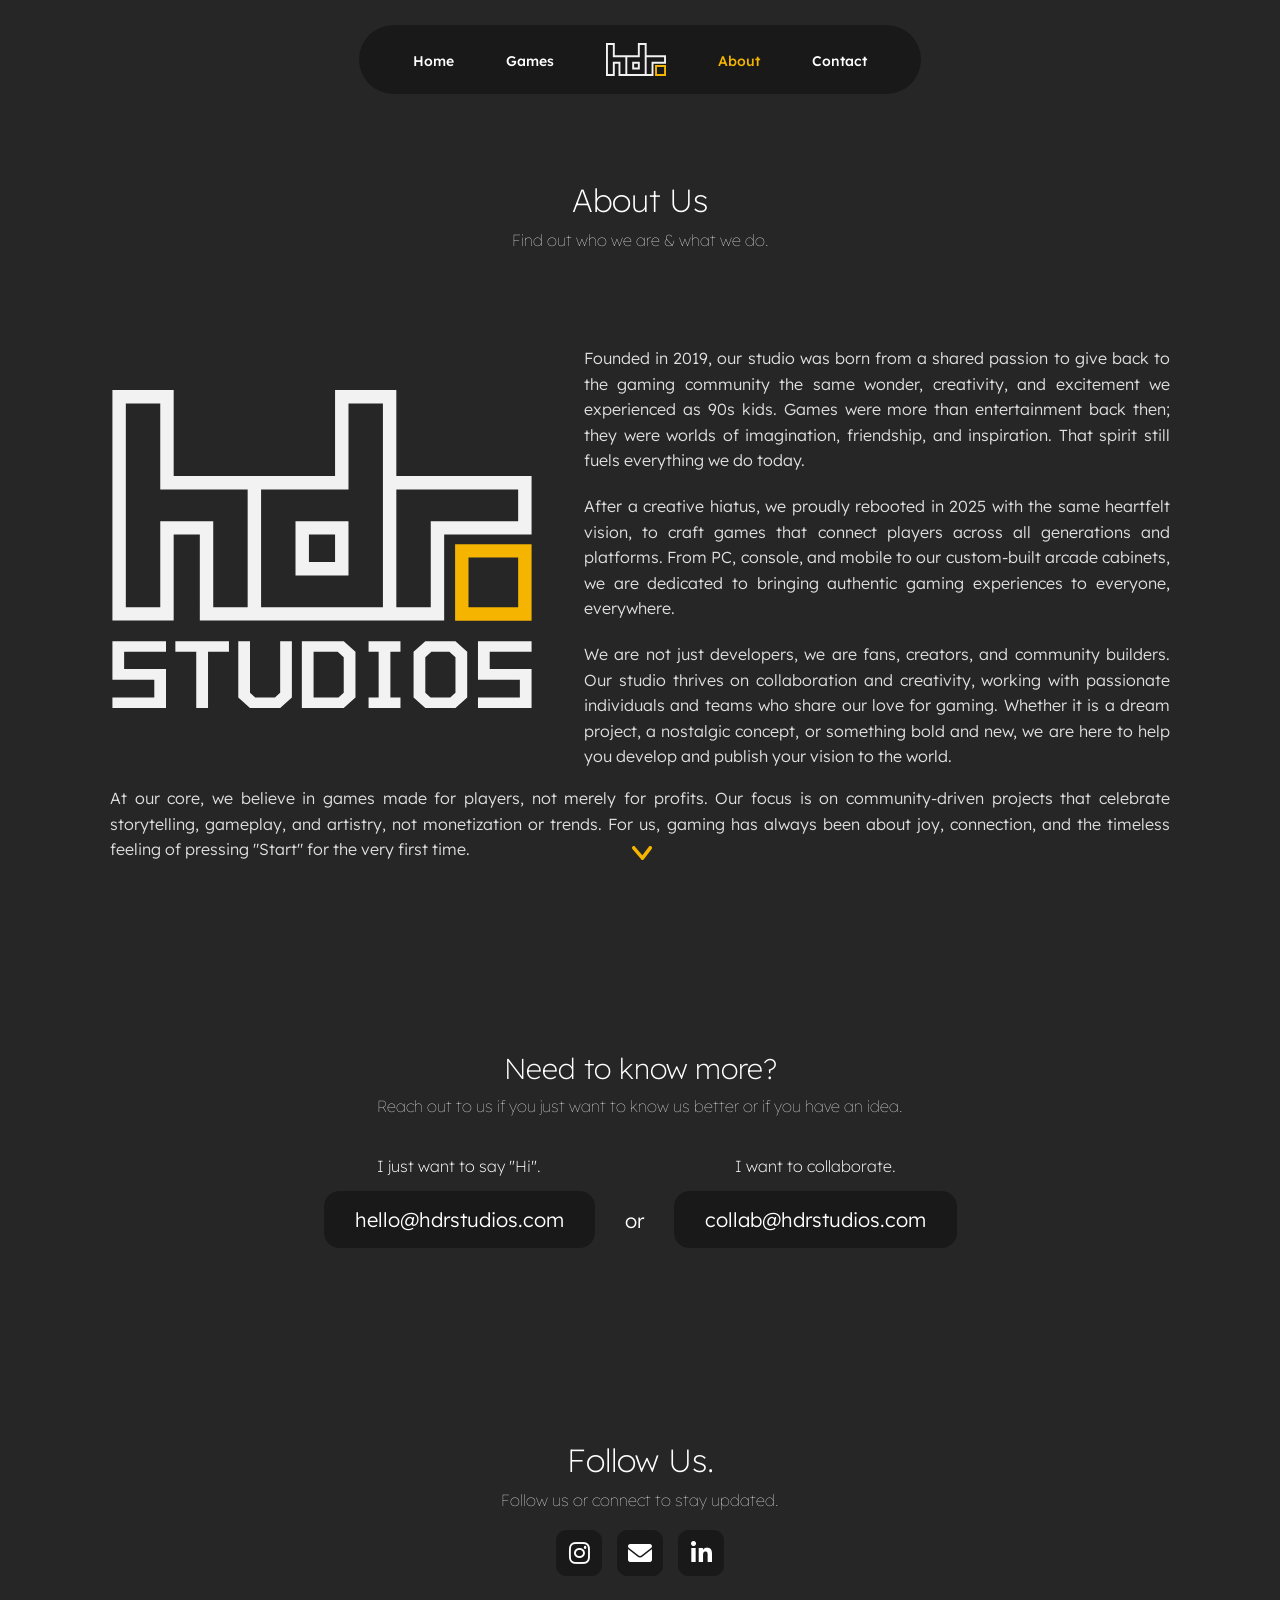
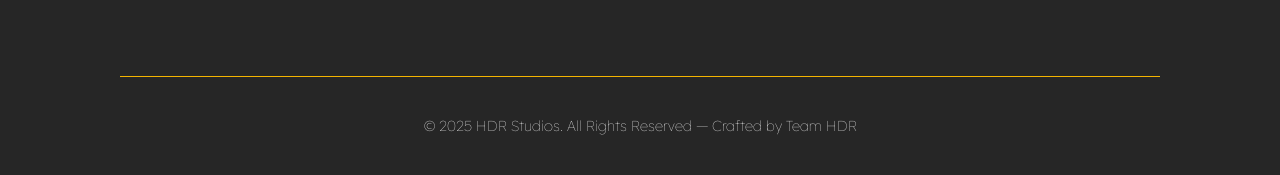
<file: about.html>
<!DOCTYPE html>
<html lang="en">
<head>
    <meta charset="UTF-8">
    <meta name="viewport" content="width=device-width, initial-scale=1.0">
    <title>HDR Studios</title>

    <link rel="preconnect" href="https://fonts.googleapis.com">
    <link rel="preconnect" href="https://fonts.gstatic.com" crossorigin>
    <link href="https://fonts.googleapis.com/css2?family=Lexend:wght@100..900&display=swap" rel="stylesheet">
    
    <link rel="stylesheet" href="https://cdnjs.cloudflare.com/ajax/libs/font-awesome/6.0.0-beta3/css/all.min.css">

    <link rel="stylesheet" href="styles.css">
    <link rel="icon" type="image/svg+xml" href="/Images/Favicon.svg">
</head>
<body>

    <header class="main-header">
        <nav class="main-nav">
            <ul>
                <li><a href="/">Home</a></li>
                <li><a href="games">Games</a></li>
                <li class="logo-item">
                    <a href="/">
                        <img src="Images/Header-Logo.svg" alt="Company Logo" class="logo-image">
                    </a>
                </li>
                <li><a href="about" class="active">About</a></li>
                <li><a href="contact">Contact</a></li>
            </ul>
        </nav>
    </header>

    <main>
        <section class="about-intro-section">
            <div class="content-wrapper">
                
                <div class="showcase-header">
                    <h1 class="section-title">About Us</h1>
                    <p class="section-subtitle">Find out who we are & what we do.</p>
                </div>

                <div class="about-content-grid">
                    <div class="about-image-wrapper">
                        <img src="Images/Full-Logo.svg" alt="About Us Image" class="about-img">
                    </div>

                    <div class="about-text-content">
                        <p>
                            Founded in 2019, our studio was born from a shared passion to give back to the gaming community the same wonder, creativity, and excitement we experienced as 90s kids. Games were more than entertainment back then; they were worlds of imagination, friendship, and inspiration. That spirit still fuels everything we do today.
                        </p>
                        <p>
                            After a creative hiatus, we proudly rebooted in 2025 with the same heartfelt vision, to craft games that connect players across all generations and platforms. From PC, console, and mobile to our custom-built arcade cabinets, we are dedicated to bringing authentic gaming experiences to everyone, everywhere.
                        </p>
                        <p>
                            We are not just developers, we are fans, creators, and community builders. Our studio thrives on collaboration and creativity, working with passionate individuals and teams who share our love for gaming. Whether it is a dream project, a nostalgic concept, or something bold and new, we are here to help you develop and publish your vision to the world.
                        </p>
                    </div>
                </div>

                <div class="about-full-text">
                        <p>
                    At our core, we believe in games made for players, not merely for profits. Our focus is on community-driven projects that celebrate storytelling, gameplay, and artistry, not monetization or trends. For us, gaming has always been about joy, connection, and the timeless feeling of pressing "Start" for the very first time.
                        </p>
                </div>
                
                <a href="#contact-section" class="scroll-down-link">
                <img src="Images/Arrow.svg" alt="Scroll Down" class="scroll-down-arrow">
            </a>

            </div>
        </section>

        <section class="about-contact-section" id="contact-section">
            <div class="content-wrapper">
                <h2 class="section-title" style="font-size: 1.8rem;">Need to know more?</h2>
                <p class="section-subtitle">Reach out to us if you just want to know us better or if you have an idea.</p>
                
                <div class="contact-options-container">
                    
                    <div class="contact-option">
                        <span class="contact-label">I just want to say "Hi".</span>
                        <a href="mailto:hello@hdrstudios.com" class="email-button">hello@hdrstudios.com</a>
                    </div>

                    <div class="contact-or">or</div>

                    <div class="contact-option">
                        <span class="contact-label">I want to collaborate.</span>
                        <a href="mailto:collab@hdrstudios.com" class="email-button">collab@hdrstudios.com</a>
                    </div>

                </div>
            </div>
        </section>

        <section class="social-section" id="about-page-social">
            <div class="content-wrapper">
                <h3 class="social-title">Follow Us.</h3>
                <p class="section-subtitle">Follow us or connect to stay updated.</p>
                <div class="social-links">
                    <a href="https://www.instagram.com/thehdrstudios" target="_blank" class="social-icon"><i class="fab fa-instagram"></i></a>
                    <a href="mailto:collab@hdrstudios.com" class="social-icon"><i class="fas fa-envelope"></i></a>
                    <a href="https://linkedin.com/thehdrstudios" target="_blank" class="social-icon"><i class="fab fa-linkedin-in"></i></a>
                </div>
            </div>
        </section>

    </main>

    <footer class="main-footer">
        <div class="content-wrapper">
            <p class="copyright-text">© 2025 HDR Studios. All Rights Reserved — Crafted by Team HDR</p>
        </div>
    </footer>

    <script src="script.js"></script>

</body>
</html>
</file>
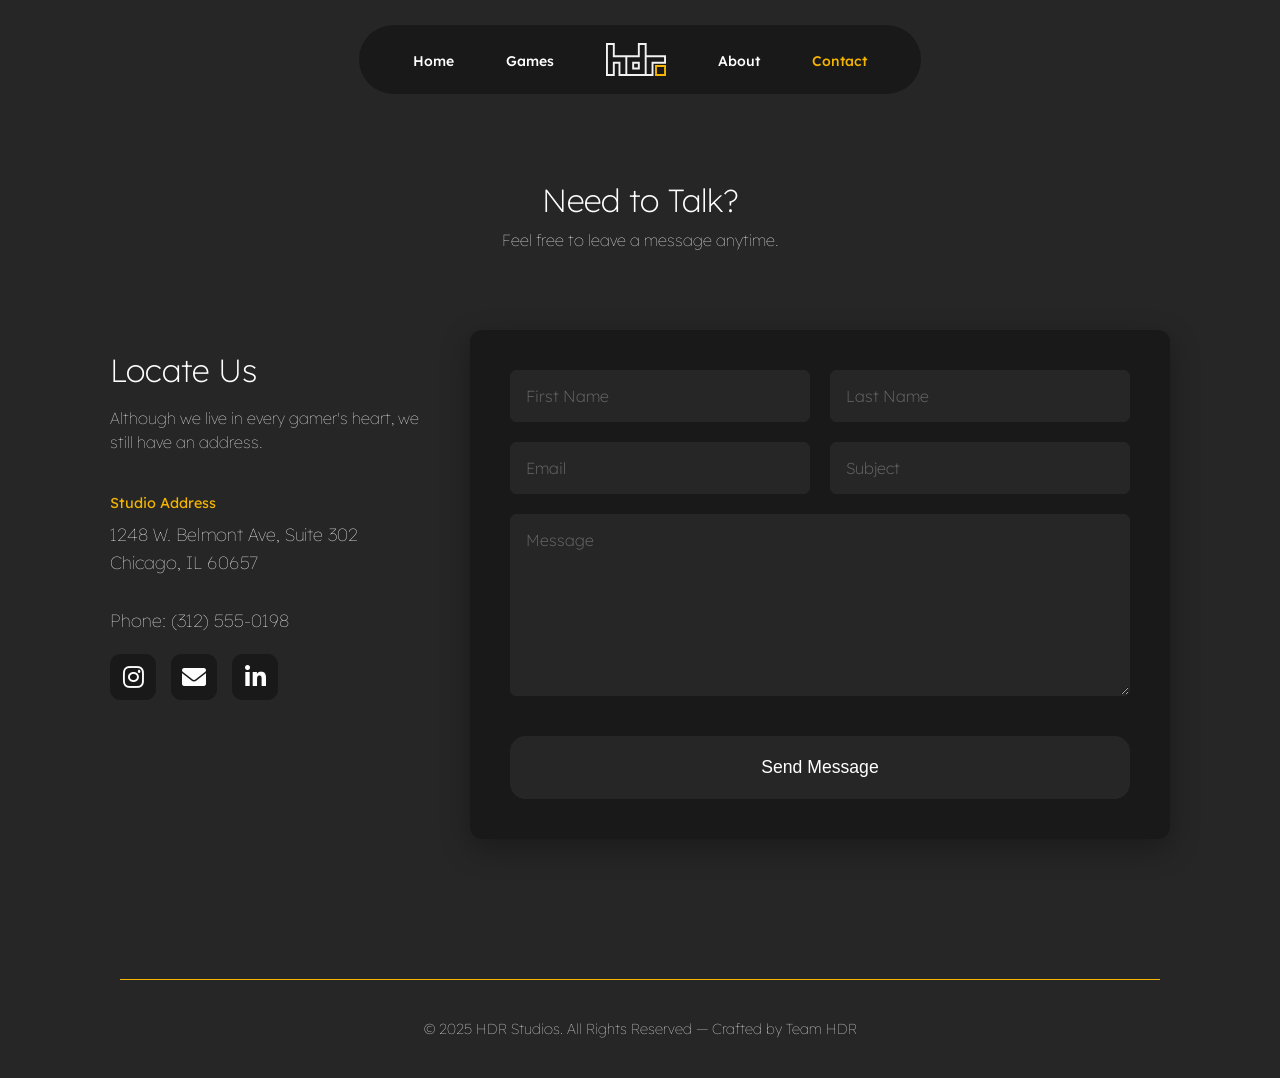
<file: contact.html>
<!DOCTYPE html>
<html lang="en">
<head>
    <meta charset="UTF-8">
    <meta name="viewport" content="width=device-width, initial-scale=1.0">
    <title>HDR Studios</title>

    <link rel="preconnect" href="https://fonts.googleapis.com">
    <link rel="preconnect" href="https://fonts.gstatic.com" crossorigin>
    <link href="https://fonts.googleapis.com/css2?family=Lexend:wght@100..900&display=swap" rel="stylesheet">
    
    <link rel="stylesheet" href="https://cdnjs.cloudflare.com/ajax/libs/font-awesome/6.0.0-beta3/css/all.min.css">

    <link rel="stylesheet" href="styles.css">
    <link rel="icon" type="image/svg+xml" href="/Images/Favicon.svg">
</head>
<body>

    <header class="main-header">
        <nav class="main-nav">
            <ul>
                <li><a href="/">Home</a></li>
                <li><a href="games">Games</a></li>
                <li class="logo-item">
                    <a href="/">
                        <img src="Images/Header-Logo.svg" alt="Company Logo" class="logo-image">
                    </a>
                </li>
                <li><a href="about">About</a></li>
                <li><a href="contact" class="active">Contact</a></li>
            </ul>
        </nav>
    </header>

    <main>
    <section class="contact-page-section">
        <div class="content-wrapper">
            
            <div class="showcase-header">
                <h1 class="section-title">Need to Talk?</h1>
                <p class="section-subtitle">Feel free to leave a message anytime.</p>
            </div>

            <div class="contact-content-grid">
                
                <div class="contact-info-wrapper">
                    <h2 class="info-title">Locate Us</h2>
                    <p class="info-subtitle">Although we live in every gamer's heart, we still have an address.</p>

                    <div class="info-block">
                        <span class="info-label">Studio Address</span>
                        <p class="info-text">
                            1248 W. Belmont Ave, Suite 302<br>
                            Chicago, IL 60657
                        </p>
                    </div>

                    <div class="info-block">
                        <p class="info-text">Phone: (312) 555-0198</p>
                    </div>

                    <div class="contact-social-icons">
                    <a href="https://www.instagram.com/thehdrstudios" target="_blank" class="social-icon"><i class="fab fa-instagram"></i></a>
                    <a href="mailto:collab@hdrstudios.com" class="social-icon"><i class="fas fa-envelope"></i></a>
                    <a href="https://linkedin.com/thehdrstudios" target="_blank" class="social-icon"><i class="fab fa-linkedin-in"></i></a>
                </div>
                </div>

                <div class="contact-form-wrapper">
                    <form action="https://formspree.io/f/mblnlwlp" method="POST" class="main-contact-form">
                        
                        <div class="form-row">
                            <input type="text" name="firstname" placeholder="First Name" class="form-input">
                            <input type="text" name="lastname" placeholder="Last Name" class="form-input">
                        </div>

                        <div class="form-row">
                            <input type="email" name="email" placeholder="Email" class="form-input">
                            <input type="text" name="subject" placeholder="Subject" class="form-input">
                        </div>

                        <div class="form-row">
                            <textarea name="message" placeholder="Message" class="form-input form-textarea"></textarea>
                        </div>

                        <div class="form-row">
                            <button type="submit" class="cta-button form-submit-btn">Send Message</button>
                         </div>

                    </form>
                </div>

            </div>
        </div>
    </section>
</main>

    <footer class="main-footer">
        <div class="content-wrapper">
            <p class="copyright-text">© 2025 HDR Studios. All Rights Reserved — Crafted by Team HDR</p>
        </div>
    </footer>

    <script src="script.js"></script>

</body>
</html>
</file>
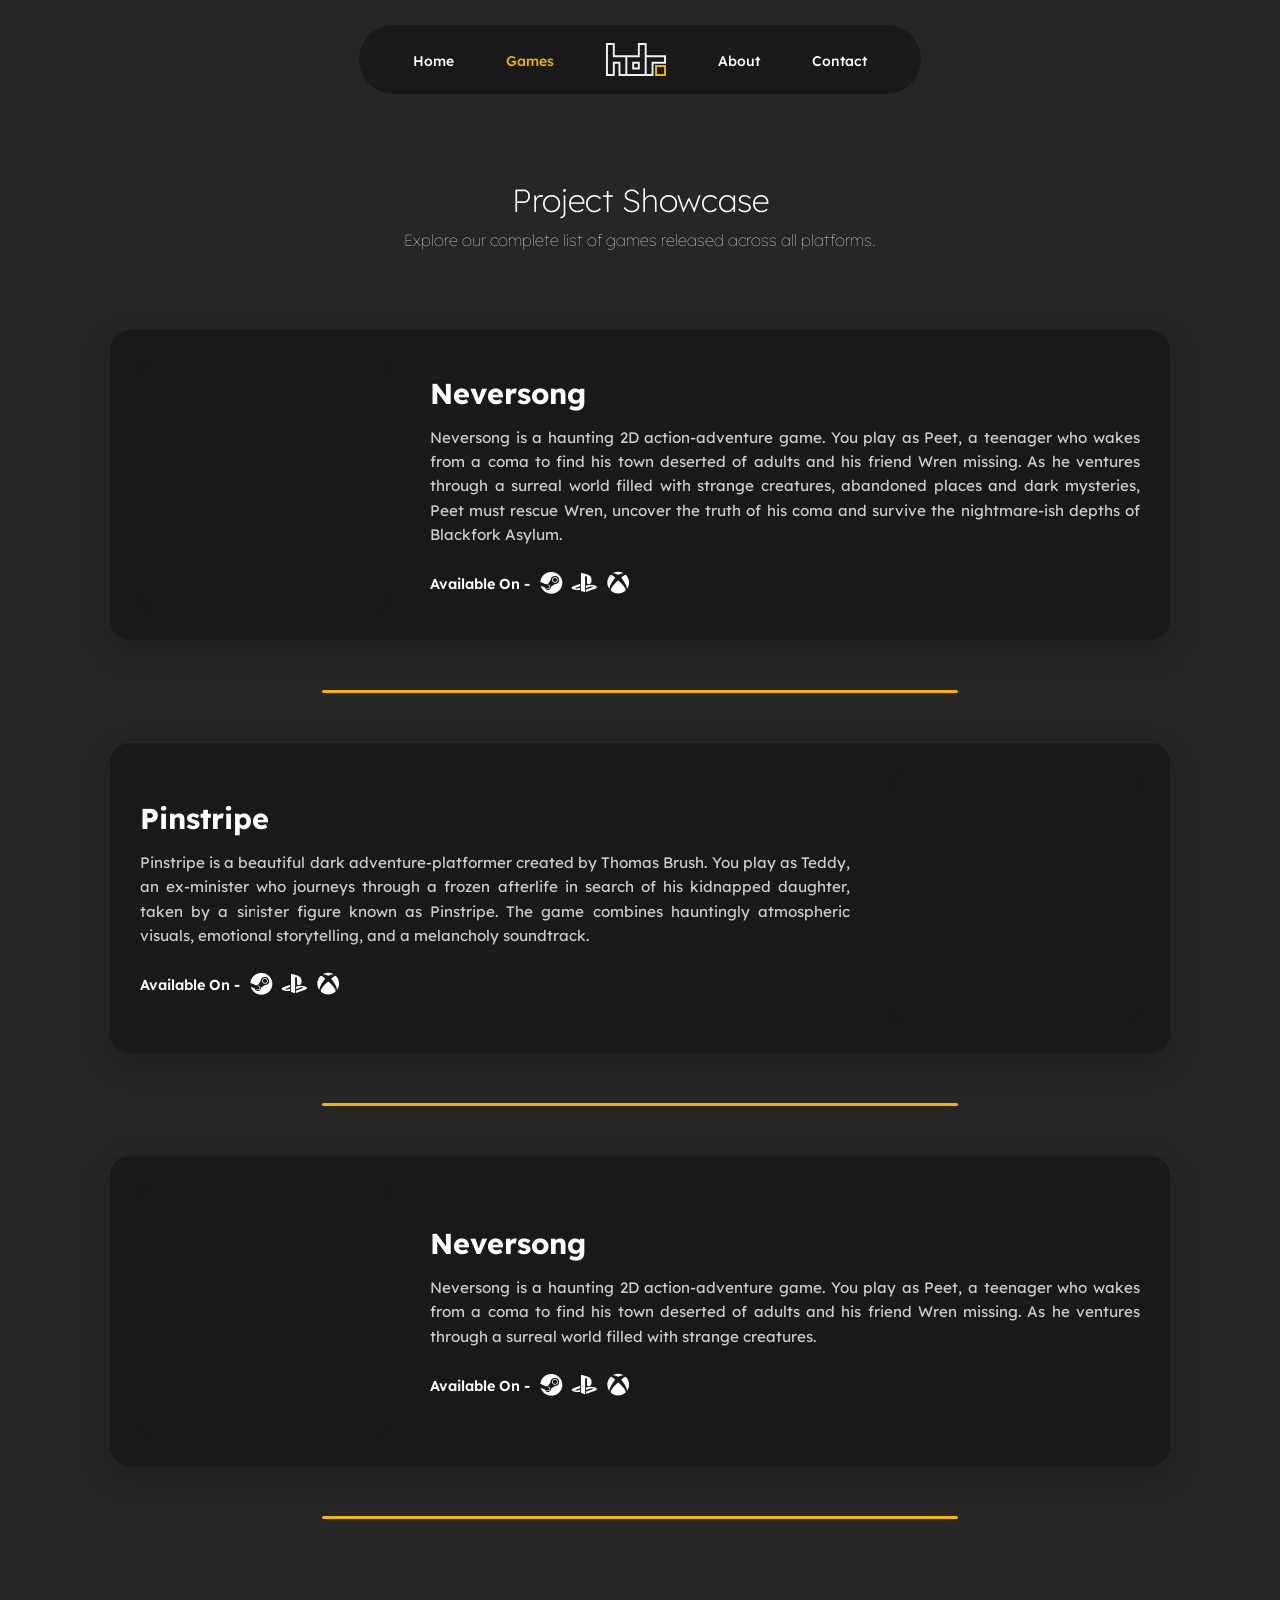
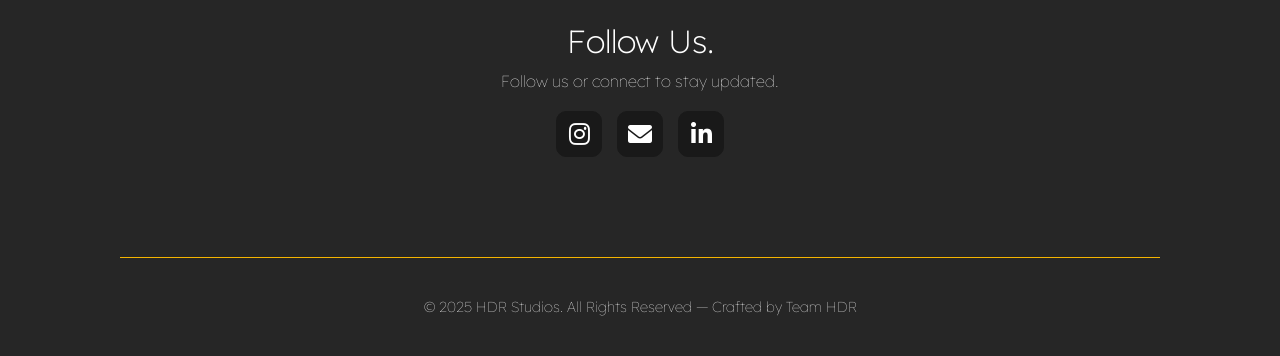
<file: games.html>
<!DOCTYPE html>
<html lang="en">
<head>
    <meta charset="UTF-8">
    <meta name="viewport" content="width=device-width, initial-scale=1.0">
    <title>HDR Studios</title>

    <link rel="preconnect" href="https://fonts.googleapis.com">
    <link rel="preconnect" href="https://fonts.gstatic.com" crossorigin>
    <link href="https://fonts.googleapis.com/css2?family=Lexend:wght@100..900&display=swap" rel="stylesheet">
    
    <link rel="stylesheet" href="https://cdnjs.cloudflare.com/ajax/libs/font-awesome/6.0.0-beta3/css/all.min.css">

    <link rel="stylesheet" href="styles.css">
    <link rel="icon" type="image/svg+xml" href="/Images/Favicon.svg">
</head>
<body>

    <header class="main-header">
        <nav class="main-nav">
            <ul>
                <li><a href="/">Home</a></li>
                <li><a href="games" class="active">Games</a></li>
                <li class="logo-item">
                    <a href="/">
                        <img src="Images/Header-Logo.svg" alt="Company Logo" class="logo-image">
                    </a>
                </li>
                <li><a href="about">About</a></li>
                <li><a href="contact">Contact</a></li>
            </ul>
        </nav>
    </header>

    <main>
        <section class="showcase-section">
            <div class="content-wrapper">
                
                <div class="showcase-header">
                    <h1 class="section-title">Project Showcase</h1>
                    <p class="section-subtitle">Explore our complete list of games released across all platforms.</p>
                </div>

                <article class="showcase-card">
                    <div class="card-image-wrapper">
                        <img src="Images/Place-Holder.svg" alt="Neversong Game" class="card-img">
                    </div>
                    <div class="card-content">
                        <h2 class="game-title">Neversong</h2>
                        <p class="game-description">
                            Neversong is a haunting 2D action-adventure game. You play as Peet, a teenager who wakes from a coma to find his town deserted of adults and his friend Wren missing. As he ventures through a surreal world filled with strange creatures, abandoned places and dark mysteries, Peet must rescue Wren, uncover the truth of his coma and survive the nightmare-ish depths of Blackfork Asylum.
                        </p>
                        <div class="platform-container">
                            <span class="platform-label">Available On - </span>
                            <div class="platform-icons">
                                <a href="https://store.steampowered.com/" target="_blank" class="icon-link">
                                <i class="fab fa-steam"></i>
                                </a>
                                <a href="https://store.playstation.com/" target="_blank" class="icon-link">
                                <i class="fab fa-playstation"></i>
                                </a>
                                <a href="https://www.xbox.com/" target="_blank" class="icon-link">
                                <i class="fab fa-xbox"></i>
                                </a>
                                <a href="https://www.nintendo.com/" target="_blank" class="icon-link">
                                <i class="fab fa-nintendo-switch"></i>
                                </a>
                            </div>
                        </div>
                    </div>
                </article>

                <div class="showcase-divider"></div>

                <article class="showcase-card">
                    <div class="card-image-wrapper">
                        <img src="Images/Place-Holder.svg" alt="Pinstripe Game" class="card-img">
                    </div>
                    <div class="card-content">
                        <h2 class="game-title">Pinstripe</h2>
                        <p class="game-description">
                            Pinstripe is a beautiful dark adventure-platformer created by Thomas Brush. You play as Teddy, an ex-minister who journeys through a frozen afterlife in search of his kidnapped daughter, taken by a sinister figure known as Pinstripe. The game combines hauntingly atmospheric visuals, emotional storytelling, and a melancholy soundtrack.
                        </p>
                        <div class="platform-container">
                            <span class="platform-label">Available On - </span>
                            <div class="platform-icons">
                                <a href="https://store.steampowered.com/" target="_blank" class="icon-link">
                                <i class="fab fa-steam"></i>
                                </a>
                                <a href="https://store.playstation.com/" target="_blank" class="icon-link">
                                <i class="fab fa-playstation"></i>
                                </a>
                                <a href="https://www.xbox.com/" target="_blank" class="icon-link">
                                <i class="fab fa-xbox"></i>
                                </a>
                                <a href="https://www.nintendo.com/" target="_blank" class="icon-link">
                                <i class="fab fa-nintendo-switch"></i>
                                </a>
                            </div>
                        </div>
                    </div>
                </article>

                <div class="showcase-divider"></div>

                 <article class="showcase-card">
                    <div class="card-image-wrapper">
                        <img src="Images/Place-Holder.svg" alt="Neversong Game" class="card-img">
                    </div>
                    <div class="card-content">
                        <h2 class="game-title">Neversong</h2>
                        <p class="game-description">
                            Neversong is a haunting 2D action-adventure game. You play as Peet, a teenager who wakes from a coma to find his town deserted of adults and his friend Wren missing. As he ventures through a surreal world filled with strange creatures.
                        </p>
                        <div class="platform-container">
                            <span class="platform-label">Available On - </span>
                            <div class="platform-icons">
                                <a href="https://store.steampowered.com/" target="_blank" class="icon-link">
                                <i class="fab fa-steam"></i>
                                </a>
                                <a href="https://store.playstation.com/" target="_blank" class="icon-link">
                                <i class="fab fa-playstation"></i>
                                </a>
                                <a href="https://www.xbox.com/" target="_blank" class="icon-link">
                                <i class="fab fa-xbox"></i>
                                </a>
                                <a href="https://www.nintendo.com/" target="_blank" class="icon-link">
                                <i class="fab fa-nintendo-switch"></i>
                                </a>
                            </div>
                        </div>
                    </div>
                </article>

                <div class="showcase-divider"></div>

            </div>
        </section>

        <section class="social-section" id="games-page-social">
            <div class="content-wrapper">
                <h3 class="social-title">Follow Us.</h3>
                <p class="section-subtitle">Follow us or connect to stay updated.</p>
                <div class="social-links">
                    <a href="https://www.instagram.com/thehdrstudios" target="_blank" class="social-icon"><i class="fab fa-instagram"></i></a>
                    <a href="mailto:collab@hdrstudios.com" class="social-icon"><i class="fas fa-envelope"></i></a>
                    <a href="https://linkedin.com/thehdrstudios" target="_blank" class="social-icon"><i class="fab fa-linkedin-in"></i></a>
                </div>
            </div>
        </section>
    </main>

    <footer class="main-footer">
        <div class="content-wrapper">
            <p class="copyright-text">© 2025 HDR Studios. All Rights Reserved — Crafted by Team HDR</p>
        </div>
    </footer>

    <script src="script.js"></script>

</body>
</html>
</file>
<file: styles.css>
/* --- Global Styles --- */
:root {
    --dark-bg: #262626;
    --dark-bg-secondary: #191919;
    --text-light: #ffffff;
    --text-grey: #ffffff;
    --border-grey: #444;
    --brand-yellow: #f4b400;
}

html {
    scroll-behavior: smooth;
}

body {
    background-color: var(--dark-bg); 
    color: var(--text-light); 
    font-family: "Lexend", sans-serif;
    margin: 0;
    padding: 0;
    text-align: center; 
}

.content-wrapper {
    width: 100%;
    max-width: 1100px; 
    margin: 0 auto;
    padding: 0 20px;
    box-sizing: border-box;
}

section {
    padding: 60px 0;
}

.section-title {
    font-size: 2rem;
    font-weight: 200;
    margin: 0 0 10px 0;
}

.section-subtitle {
    font-size: 1rem;
    color: var(--text-grey);
    font-weight: 100;
    margin: 0 0 40px 0;
}

/* --- 1. Header & Navigation --- */
.main-header {
    padding: 25px 0;
    display: flex;
    justify-content: center;
    position: absolute; 

    top: 0;
    left: 0;
    width: 100%;
    z-index: 100;
}

.main-nav {
    background-color: var(--dark-bg-secondary);
    border-radius: 50px; 
    padding: 8px;
    border: none;
}

.main-nav ul {
    list-style: none;
    margin: 0 20px;
    padding: 0;
    display: flex;
    align-items: center;
}

.main-nav li {
    margin: 0 8px;
}

.main-nav a {
    text-decoration: none;
    color: #ffffff;
    font-weight: 500;
    font-size: 14px;
    padding: 10px 18px;
    border-radius: 30px;
    transition: all 0.3s ease;
}

.main-nav a:hover {
    color: #bebebe;
}

.main-nav a.active {
    color: var(--brand-yellow);
}

.logo-item {
    margin: 0 15px;
    display: flex;       
    align-items: center; 
}

.logo-image {
    width: 60px;
    height: auto;
    display: block;
}

/* --- Mobile Responsiveness --- */
@media (max-width: 900px) {
.main-header {
    padding: 25px 0;
}

.main-nav {
    padding: 8px;
    border-radius: 30px;
}

.main-nav li {
    margin: 0 5px;
}

.main-nav a {
    font-size: 14px;
    padding: 6px 6px;
}

.logo-item {
    margin: 0 5px;
}

.logo-image {
    width: 60px;
}
}

/* --- 2. Hero Section --- */
.hero-section {
    height: 100vh;
    display: flex;
    flex-direction: column;
    justify-content: center;
    align-items: center;
    padding: 0 0px; 
    box-sizing: border-box;
    position: relative; 
}

.hero-image {
    width: 50%;
    max-width: 650px; 
    height: auto;      
    margin: auto;
    margin-top: 200px;
    border-radius: 0px;
    object-fit: cover;
    background-color: transparent;
}

.tagline {
    color: var(--text-grey);
    font-size: 1.5rem;
    font-weight: 200;
    letter-spacing: 0.5px;
    margin-top: 120px;
}

.scroll-down-link {
    position: absolute;
    bottom: 40px; 
    left: 50%;
    transform: translateX(-40%);
    cursor: pointer;
    animation: bounce 2s infinite;
}

.scroll-down-arrow {
    width: 20px;
    height: auto;
    display: block;
}
/* --- Mobile Responsiveness --- */
@media (max-width: 900px) {
.hero-image {
    width: 80%;
    margin-top: 100px;
}
}

/* --- Down Arrow Animation --- */
@keyframes bounce {
  0%, 20%, 50%, 80%, 100% {
    transform: translateY(0) translateX(-50%);
  }
  40% {
    transform: translateY(-15px) translateX(-50%);
  }
  60% {
    transform: translateY(-7px) translateX(-50%);
  }
}

/* --- 3. Game Carousel Section --- */
.game-carousel-section {
    position: relative;
}

#second-section
    {
        margin-top: -70px;
    }

.carousel-container {
    position: relative;
    display: flex;
    align-items: center;
    max-width: 100%;
    margin: 0 auto;
    padding: 0px 40px;
    box-sizing: border-box;
}

.carousel-wrapper {
    display: flex;
    overflow-x: scroll;
    scroll-snap-type: x mandatory;
    -webkit-overflow-scrolling: touch;
    padding: 20px 0;
    scrollbar-width: none;
}
.carousel-wrapper::-webkit-scrollbar {
    display: none;
}

.game-card {
    flex-shrink: 0; 
    width: 300px;
    height: 300px;
    margin: 0 15px;
    border-radius: 12px;
    background-color: var(--dark-bg-secondary);
    background-size: cover;
    background-position: center;
    overflow: hidden;
    display: flex;
    flex-direction: column;
    justify-content: space-between;
    text-align: left;
    padding: 15px;
    box-sizing: border-box;
    transition: transform 0.3s ease, box-shadow 0.3s ease;
    scroll-snap-align: start;
}

.game-card:hover {
    transform: translateY(-10px) translateZ(0);
    box-shadow: 5px 5px 5px rgba(0, 0, 0, 0.4);
    z-index: 20;
}

.carousel-nav-arrow {
    position: absolute;
    top: 50%;
    transform: translateY(-50%);
    border: none;
    border-radius: 50%;
    width: 45px;
    height: 45px;
    display: flex;
    justify-content: center;
    align-items: center;
    font-size: 1.5rem;
    color: var(--brand-yellow);
    cursor: pointer;
    transition: background-color 0.3s ease, border-color 0.3s ease, transform 0.3s ease;
    z-index: 10;
}

.carousel-nav-arrow:hover {
    color: var(--text-light);
}

.carousel-nav-arrow.prev {
    left: -20px;
    animation: moveleft 2s infinite;
}

.carousel-nav-arrow.next {
    right: 0px;
    animation: moveright 2s infinite;
}

body:has(.carousel-nav-arrow:hover) .carousel-nav-arrow {
    animation-play-state: paused;
    color:var(--brand-yellow);
}
/* --- Mobile Responsiveness --- */
@media (max-width: 900px) {
.game-card {
    flex-shrink: 0; 
    width: 280px;
    height: 280px;
}
}

/* --- Left Arrow Animation --- */
@keyframes moveleft {
  0%, 20%, 50%, 80%, 100% {
    transform: translateY(-50%) translateX(0px);
  }
  40% {
    transform: translateY(-50%) translateX(-10px);
  }
  60% {
    transform: translateY(-50%) translateX(-5px);
  }
}
/* --- Right Arrow Animation --- */
@keyframes moveright {
  0%, 20%, 50%, 80%, 100% {
    transform: translateY(-50%) translateX(0px);
  }
  40% {
    transform: translateY(-50%) translateX(10px);
  }
  60% {
    transform: translateY(-50%) translateX(5px);
  }
}

/* --- 4. CTA Section --- */
.cta-section {
    padding-top: 20px;
    margin-bottom: -50px;
}

.cta-button {
    display: inline-block;
    background-color: var(--dark-bg-secondary);
    color: var(--text-light);
    font-size: 1.25rem;
    font-weight: 300;
    padding: 20px 40px;
    border-radius: 15px;
    text-decoration: none;
    transition: all 0.3s ease;
    border: 1px solid var(--dark-bg-secondary);
    margin-top: -20px;
    position: relative;
    z-index: 1;
}

.cta-button:hover {
    transform: translateY(-2px);
    border-color: var(--brand-yellow);
}

/* --- 5. Social Section --- */
.social-section {
    padding-bottom: 40px;
}

.social-title {
    font-size: 2rem;
    font-weight: 200;
    color: var(--text-light);
    margin-bottom: 10px;
}

.social-links {
    display: flex;
    justify-content: center;
    gap: 15px;
    margin-top: -20px;
}

.social-icon {
    width: 44px;
    height: 44px;
    display: flex;
    justify-content: center;
    align-items: center;
    background-color: var(--dark-bg-secondary);
    border: 1px solid var(--dark-bg-secondary);
    border-radius: 10px;
    color: var(--text-light);
    text-decoration: none;
    font-size: 1.2rem;
    transition: all 0.3s ease;
}

.social-icon:hover {
    color: var(--text-light);
    border-color: var(--brand-yellow);
}
.social-icon i {
    font-size: 1.5rem;
}

/* --- 6. Footer --- */
.main-footer {
    padding: 40px 20px;
    border-top: 1px solid var(--brand-yellow);
    margin: auto;
    margin-top: 60px;
    max-width: 1000px;
    align-self: center;
}

.copyright-text {
    color: var(--text-light);
    font-size: 0.9rem;
    font-weight: 100;
    margin: 0;
}

/* --- Games Showcase Page Styles --- */

.showcase-section {
    padding-top: 180px; /* Space for the absolute header */
    padding-bottom: 80px;
}

.showcase-header {
    margin-bottom: 80px;
}

/* The Dark Card Container */
.showcase-card {
    background-color: var(--dark-bg-secondary);
    border-radius: 20px;
    padding: 30px;
    display: flex;
    align-items: center; /* Vertically center content */
    gap: 40px; /* Space between image and text */
    text-align: left; /* Reset alignment for text */
    box-shadow: 0 10px 30px rgba(0,0,0,0.2);
    transition: transform 0.3s ease;
}

.showcase-card:hover {
    transform: translateY(-5px);
}

/* === THE ZIG-ZAG LOGIC === */
.showcase-card:nth-of-type(even) {
    flex-direction: row-reverse;
}

/* Image styling */
.card-image-wrapper {
    flex: 0 0 250px;
    height: 250px;
    border-radius: 12px;
    overflow: hidden;
}

.card-img {
    width: 100%;
    height: 100%;
    object-fit: cover;
}

/* Text Content styling */
.card-content {
    flex: 1;
}

.game-title {
    font-size: 1.8rem;
    font-weight: 700;
    margin: 0 0 15px 0;
    color: var(--text-light);
}

.game-description {
    color: #ccc;
    font-size: 0.95rem;
    line-height: 1.6;
    margin-bottom: 25px;
    text-align: justify;
}

/* Platform Icons Area */
.platform-container {
    display: flex;
    align-items: center;
    gap: 10px;
}

.platform-label {
    font-weight: 600;
    font-size: 0.9rem;
    color: var(--text-light);
}

.platform-icons {
    display: flex;
    gap: 10px;
}

.platform-icons i {
    font-size: 1.4rem;
    color: var(--text-light);
    transition: color 0.3s ease;
}

/* Divider Lines */
.showcase-divider {
    height: 3px;
    width: 60%;
    background-color: var(--brand-yellow);
    margin: 50px auto;
    border-radius: 2px;
    opacity: 1;
}

/* Games Page Social Section */
#games-page-social {
    margin-top: -120px;
}

/* === MOBILE RESPONSIVENESS === */
@media (max-width: 768px) {
    .showcase-card, 
    .showcase-card:nth-of-type(even) {
        flex-direction: column;
        align-items: flex-start;
        gap: 20px;
    }

    .card-image-wrapper {
        width: 100%;
        height: auto;
        aspect-ratio: 16/9;
        flex: none;
    }
}

/* --- About Page Styles --- */

.about-intro-section {
    padding-top: 180px;
    padding-bottom: 200px;
    height: 100vh;
}

/* Flex layout for Image + Text */
.about-content-grid {
    display: flex;
    gap: 50px;
    align-items: flex-start;
    margin-top: 40px;
    text-align: left;
}

/* Image Styles */
.about-image-wrapper {
    flex: 0 0 40%;
}

.about-img {
    width: 100%;
    height: auto;
    display: block;
    aspect-ratio: 4/3;
    object-fit: contain;
    margin-top: 60px;
}

/* Text Styles */

.about-full-text {
    width: 100%;
    margin-top: -20px;
}

.about-full-text p {
    color: #e0e0e0;
    line-height: 1.6;
    font-size: 1rem;
    font-weight: 300;
    text-align: justify;
}

.about-text-content {
    flex: 1;
}

.about-text-content p {
    margin-bottom: 20px;
    line-height: 1.6;
    color: #e0e0e0;
    font-size: 1rem;
    font-weight: 300;
    text-align: justify;
}

/* --- Bottom Contact Section --- */
.about-contact-section {
    padding-top: 20px;
    padding-bottom: 100px;
    margin-top: -250px;
}

.contact-options-container {
    display: flex;
    justify-content: center;
    align-items: flex-end;
    gap: 30px;
    margin-top: 40px;
    flex-wrap: wrap;
}

.contact-option {
    display: flex;
    flex-direction: column;
    align-items: center;
    gap: 15px;
}

.contact-label {
    font-size: 1rem;
    color: var(--text-light);
    font-weight: 200;
}

.email-button {
    background-color: var(--dark-bg-secondary);
    color: #fff;
    padding: 15px 30px;
    border-radius: 15px;
    text-decoration: none;
    font-size: 1.25rem;
    font-weight: 300;
    border: 1px solid var(--dark-bg-secondary);
    transition: all 0.3s ease;
    text-align: center;
}

.email-button:hover {
    border-color: var(--brand-yellow);
    transform: translateY(-2px);
}

.contact-or {
    font-size: 1.25rem;
    color: var(--text-light);
    margin-bottom: 15px;
    font-weight: 300;
}

/* === MOBILE RESPONSIVENESS === */
@media (max-width: 900px) {
    .about-content-grid {
        flex-direction: column;
        gap: 30px;
    }
    
    .about-image-wrapper {
        width: 100%;
    }

    .contact-options-container {
        flex-direction: column;
        align-items: center;
        gap: 40px;
    }
    
    .contact-or {
        margin: -10px 0;
    }
}

/* --- Contact Page Styles --- */

.contact-page-section {
    padding-top: 180px;
    padding-bottom: 80px;
}

/* Grid Layout (Left Info, Right Form) */
.contact-content-grid {
    display: flex;
    gap: 50px; /* Space between text and form */
    margin-top: 60px;
    align-items: flex-start;
}

/* --- Left Column: Info --- */
.contact-info-wrapper {
    flex: 1;
    text-align: left;
    padding-top: 20px; /* Aligns visually with the form inputs */
}

.info-title {
    font-size: 2rem;
    font-weight: 200;
    margin: 0 0 10px 0;
    color: var(--text-light);
}

.info-subtitle {
    font-size: 1rem;
    font-weight: 100;
    color: var(--text-grey);
    margin-bottom: 40px;
    line-height: 1.5;
}

.info-block {
    margin-bottom: 30px;
}

.info-label {
    display: block;
    font-size: 0.9rem;
    color: var(--brand-yellow);
    margin-bottom: 8px;
}

.info-text {
    font-size: 1.1rem;
    font-weight: 100;
    color: var(--text-light);
    line-height: 1.6;
    margin: 0;
}

/* Social Icons */
.contact-social-icons {
    display: flex;
    gap: 15px;
    margin-top: -10px;
    justify-content: flex-start;
}

/* --- Right Column: Form --- */
.contact-form-wrapper {
    flex: 2;
    background-color: var(--dark-bg-secondary);
    padding: 40px;
    border-radius: 12px;
    box-shadow: 0 10px 30px rgba(0,0,0,0.3);
}

.main-contact-form {
    display: flex;
    flex-direction: column;
    gap: 20px;
}

.form-row {
    display: flex;
    gap: 20px;
}

/* Input Fields Styling */
.form-input {
    width: 100%;
    background-color: var(--dark-bg);
    border: 1px solid var(--dark-bg);
    border-radius: 6px;
    padding: 15px;
    font-size: 1rem;
    font-weight: 200;
    color: #fff;
    font-family: "Lexend", sans-serif;
    outline: none;
    transition: border-color 0.3s ease;
}

.form-input:focus {
    border-color: var(--brand-yellow);
}

.form-input::placeholder {
    color: #666;
}

.form-textarea {
    min-height: 150px;
    resize: vertical;
}

/* Button override */
.form-submit-btn {
    width: 100%;
    margin-top: 20px;
    border-radius: 15px;
    background-color: var(--dark-bg);
    border: 1px solid var(--dark-bg);
    cursor: pointer;
    font-size: 1.1rem;
    font-weight: 100;
}

.form-submit-btn:hover{
    border-color: var(--brand-yellow);
}

/* --- Mobile Responsiveness --- */
@media (max-width: 900px) {
    .contact-content-grid {
        flex-direction: column; /* Stack them */
        gap: 50px;
    }

    .contact-form-wrapper {
        width: 100%;
        padding: 25px;
    }

    /* Make inputs stack vertically on small phones */
    .form-row {
        flex-direction: column;
        gap: 15px;
    }
}


/* =======================================================
   MOBILE ADAPTIVE LAYOUT (Tablets & Phones)
   Added to make the site responsive without altering
   the existing desktop / laptop presentation.
   ======================================================= */

/* --- Tablets & Large Phones (≤768px) --- */
@media (max-width: 768px) {

    /* Global section spacing & typography */
    section {
        padding: 50px 0;
    }

    .section-title {
        font-size: 1.6rem;
    }

    .section-subtitle {
        font-size: 0.95rem;
        margin: 0 0 30px 0;
    }

    /* Header / Navigation */
    .main-header {
        padding: 15px 0;
        top: 25px;
    }

    .main-nav {
        padding: 6px;
    }

    .main-nav li {
        margin: 0 1px;
    }

    .main-nav a {
        font-size: 13px;
        padding: 6px 10px;
    }

    .logo-item {
        margin: 0 6px;
    }

    .logo-image {
        width: 50px;
    }

    /* Hero */
    .hero-section {
        height: auto;
        min-height: 100vh;
        padding: 100px 0 60px;
    }

    .hero-image {
        width: 85%;
        margin-top: 40px;
    }

    .tagline {
        font-size: 1.15rem;
        margin-top: 60px;
    }

    .scroll-down-link {
        bottom: 25px;
    }

    /* Game Carousels — break out of content-wrapper padding so the card
       fills the full viewport width. Only the nav arrows take up space. */
    .game-carousel-section .content-wrapper {
        padding-left: 0;
        padding-right: 0;
    }

    .game-carousel-section .section-title,
    .game-carousel-section .section-subtitle {
        padding-left: 20px;
        padding-right: 20px;
    }

    .carousel-container {
        max-width: 100%;
        width: 100%;
        padding: 0;
        margin: 0;
        box-sizing: border-box;
        justify-content: center;
        align-items: center;
    }

    .carousel-wrapper {
        width: 70%;
        flex: none;
        margin: 0;
        gap: 20px;
    }

    .game-card {
        flex: 0 0 100%;
        width: 100%;
        max-width: 100%;
        height: auto;
        aspect-ratio: 1 / 1;
        margin: 0;
        box-sizing: border-box;
    }

    .carousel-nav-arrow {
        display: flex;
        position: relative;
        top: auto;
        transform: none;
        width: 25px;
        height: 25px;
        font-size: 25px;
        flex-shrink: 0;
        border-radius: 0;
        background: none;
        margin: 0 20px;
    }

    .carousel-nav-arrow.prev {
        left: auto;
        animation: none;
    }

    .carousel-nav-arrow.next {
        right: auto;
        animation: none;
    }

    #second-section {
        margin-top: -40px;
    }

    /* CTA */
    .cta-section {
        padding-top: 10px;
        margin-bottom: -30px;
    }

    .cta-button {
        font-size: 1rem;
        padding: 16px 28px;
    }

    /* Social */
    .social-title {
        font-size: 1.6rem;
    }

    .social-icon {
        width: 40px;
        height: 40px;
    }

    .social-icon i {
        font-size: 1.25rem;
    }

    /* Footer */
    .main-footer {
        margin-top: 40px;
        padding: 30px 20px;
    }

    .copyright-text {
        font-size: 0.8rem;
        line-height: 1.5;
    }

    /* Games Showcase Page */
    .showcase-section {
        padding-top: 140px;
        padding-bottom: 60px;
    }

    .showcase-header {
        margin-bottom: 50px;
    }

    .showcase-card {
        padding: 22px;
        gap: 18px;
    }

    .card-image-wrapper {
        max-width: 100%;
    }

    .game-title {
        font-size: 1.4rem;
        margin-bottom: 12px;
    }

    .game-description {
        font-size: 0.9rem;
        margin-bottom: 20px;
    }

    .platform-container {
        flex-wrap: wrap;
        gap: 8px;
    }

    .platform-label {
        font-size: 0.85rem;
    }

    .platform-icons i {
        font-size: 1.25rem;
    }

    .showcase-divider {
        width: 80%;
        margin: 35px auto;
    }

    #games-page-social {
        margin-top: -80px;
    }

    /* About Page */
    .about-intro-section {
        height: auto;
        padding-top: 140px;
        padding-bottom: 80px;
    }

    .about-image-wrapper {
        flex: 0 0 auto;
        width: 100%;
        max-width: 320px;
        margin: 0 auto;
    }

    .about-img {
        margin-top: 20px;
    }

    .about-text-content p,
    .about-full-text p {
        font-size: 0.95rem;
    }

    .about-contact-section {
        margin-top: 0;
        padding-top: 20px;
        padding-bottom: 60px;
    }

    .about-intro-section .scroll-down-link {
        display: none; /* Hide floating arrow to avoid overlap on stacked layout */
    }

    /* Contact Page */
    .contact-page-section {
        padding-top: 140px;
        padding-bottom: 60px;
    }

    .contact-info-wrapper {
        padding-top: 0;
        text-align: center;
    }

    .contact-social-icons {
        justify-content: center;
    }

    .info-title {
        font-size: 1.6rem;
    }

    .info-subtitle {
        margin-bottom: 30px;
    }

    .info-text {
        font-size: 1rem;
    }

    .contact-form-wrapper {
        padding: 22px;
        width: 100%;
        max-width: 100%;
        box-sizing: border-box;
    }

    /* Prevent 100%-width inputs from overflowing their padded wrapper */
    .form-input {
        box-sizing: border-box;
        max-width: 100%;
    }

    .main-contact-form {
        width: 100%;
    }
}

/* --- Small Phones (≤480px) --- */
@media (max-width: 480px) {

    .section-title {
        font-size: 1.35rem;
    }

    .section-subtitle {
        font-size: 0.85rem;
    }

    /* Header / Navigation fits narrow screens */
    .main-header {
        padding: 12px 0;
        top: 25px;
    }

    .main-nav {
        padding: 5px;
    }

    .main-nav li {
        margin: 0 1px;
    }

    .main-nav a {
        font-size: 11px;
        padding: 6px 7px;
    }

    .logo-item {
        margin: 0 3px;
    }

    .logo-image {
        width: 42px;
    }

    /* Hero */
    .hero-section {
        padding: 90px 0 50px;
    }

    .hero-image {
        width: 90%;
        margin-top: 30px;
    }

    .tagline {
        font-size: 1rem;
        margin-top: 45px;
    }

    /* Carousel — card dimensions inherited from the ≤768px rules. */

    /* CTA */
    .cta-button {
        font-size: 0.95rem;
        padding: 14px 22px;
    }

    /* Social */
    .social-title {
        font-size: 1.4rem;
    }

    .social-icon {
        width: 38px;
        height: 38px;
    }

    .social-icon i {
        font-size: 1.1rem;
    }

    /* Footer */
    .main-footer {
        padding: 25px 15px;
        margin-top: 30px;
    }

    .copyright-text {
        font-size: 0.75rem;
    }

    /* Games Showcase */
    .showcase-section {
        padding-top: 120px;
    }

    .showcase-card {
        padding: 18px;
        border-radius: 15px;
    }

    .game-title {
        font-size: 1.25rem;
    }

    .game-description {
        font-size: 0.85rem;
        line-height: 1.55;
    }

    .showcase-divider {
        width: 85%;
        margin: 28px auto;
    }

    /* About */
    .about-intro-section {
        padding-top: 120px;
        padding-bottom: 60px;
    }

    .about-image-wrapper {
        max-width: 260px;
    }

    .about-text-content p,
    .about-full-text p {
        font-size: 0.9rem;
    }

    .email-button {
        font-size: 1.05rem;
        padding: 13px 22px;
    }

    /* Contact */
    .contact-page-section {
        padding-top: 120px;
    }

    .info-title {
        font-size: 1.4rem;
    }

    .contact-form-wrapper {
        padding: 18px;
        border-radius: 10px;
        width: 100%;
        max-width: 100%;
        box-sizing: border-box;
    }

    .form-input {
        padding: 12px;
        font-size: 0.95rem;
        box-sizing: border-box;
        max-width: 100%;
    }

    .form-textarea {
        min-height: 120px;
    }

    .form-submit-btn {
        font-size: 1rem;
        padding: 14px 20px;
    }
}

/* --- Extra Small Phones (≤360px) --- */
@media (max-width: 360px) {

    .main-nav a {
        font-size: 10px;
        padding: 5px 5px;
    }

    .main-nav li {
        margin: 0px;
    }

    .logo-image {
        width: 36px;
    }

    .tagline {
        font-size: 0.95rem;
    }
}

/* ===============================================================
   TABLET LAYOUT — portrait & landscape (768 px – 1024 px)
   Placed after all mobile rules so it wins at the 768 px boundary.
   =============================================================== */

@media (min-width: 768px) and (max-width: 1024px) {

    /* ─── Hero ────────────────────────────────────────────────────
       Lock to exactly 100 vh so the bounce arrow always anchors to
       the very bottom of the screen without overlapping anything.  */
    .hero-section {
        height: 100vh;
        min-height: unset;
        padding: 0;
    }

    .hero-image {
        width: 65%;
        max-width: 550px;
        margin-top: 120px;
    }

    .tagline {
        font-size: 1.3rem;
        margin-top: 70px;
    }

    /* Re-apply the correct centred transform so it matches the
       bounce keyframes and sits dead-centre at the bottom.        */
    .scroll-down-link {
        bottom: 30px;
        left: 50%;
        transform: translateX(-50%);
        animation: bounce 2s infinite;
    }

    /* ─── Carousel ────────────────────────────────────────────────
       Show exactly 2 cards side-by-side with no clipping.
       Arrows stay absolutely-positioned inside the container so
       they never overflow or clip against the viewport edge.       */
    .game-carousel-section .content-wrapper {
        padding-left: 0;
        padding-right: 0;
    }

    .game-carousel-section .section-title,
    .game-carousel-section .section-subtitle {
        padding-left: 20px;
        padding-right: 20px;
    }

    .carousel-container {
        padding: 0 55px;
        justify-content: flex-start;
        overflow: visible;
        box-sizing: border-box;
    }

    .carousel-wrapper {
        flex: 1;
        width: 100%;
        margin: 0;
        gap: 16px;
        overflow-x: scroll;
        scroll-snap-type: x mandatory;
    }

    /* Each card takes exactly half the wrapper width so 2 fit
       perfectly; the 8 px accounts for half the 16 px gap.        */
    .game-card {
        flex: 0 0 calc(50% - 8px);
        width: calc(50% - 8px);
        height: auto;
        aspect-ratio: 1 / 1;
        margin: 0;
        scroll-snap-align: start;
        box-sizing: border-box;
    }

    /* Restore the desktop absolute positioning for the arrows.    */
    .carousel-nav-arrow {
        position: absolute;
        top: 50%;
        transform: translateY(-50%);
        width: 40px;
        height: 40px;
        font-size: 1.4rem;
        border-radius: 50%;
    }

    .carousel-nav-arrow.prev {
        left: 8px;
        animation: moveleft 2s infinite;
    }

    .carousel-nav-arrow.next {
        right: 8px;
        animation: moveright 2s infinite;
    }

    #second-section {
        margin-top: -50px;
    }
}

/* ─── Landscape tablets (short viewport, ~768 px tall) ─────── */
@media (min-width: 768px) and (max-width: 1024px) and (orientation: landscape) {

    /* Smaller logo and tighter spacing to fit comfortably in the
       reduced viewport height of a landscape-mode tablet.         */
    .hero-image {
        width: 45%;
        max-width: 420px;
        margin-top: 70px;
    }

    .tagline {
        font-size: 1.1rem;
        margin-top: 30px;
    }

    .scroll-down-link {
        bottom: 15px;
    }
}
</file>
